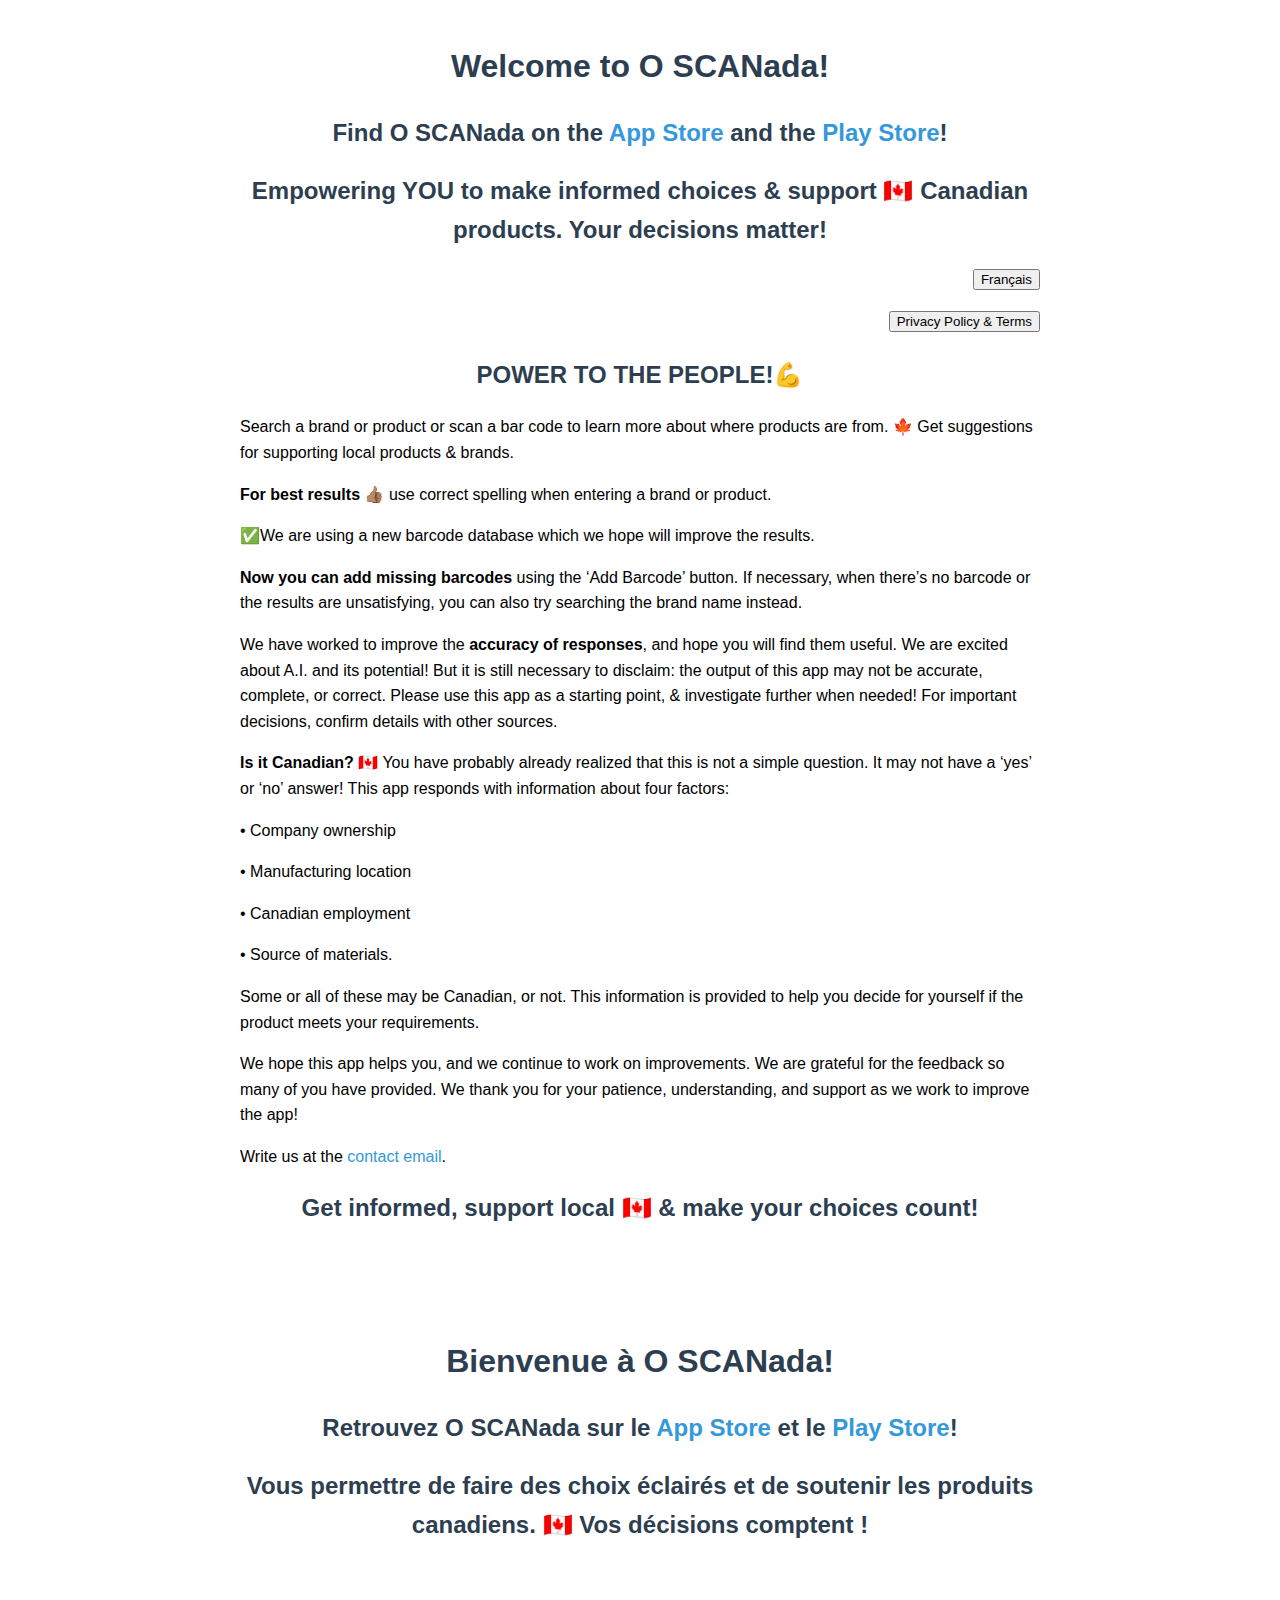
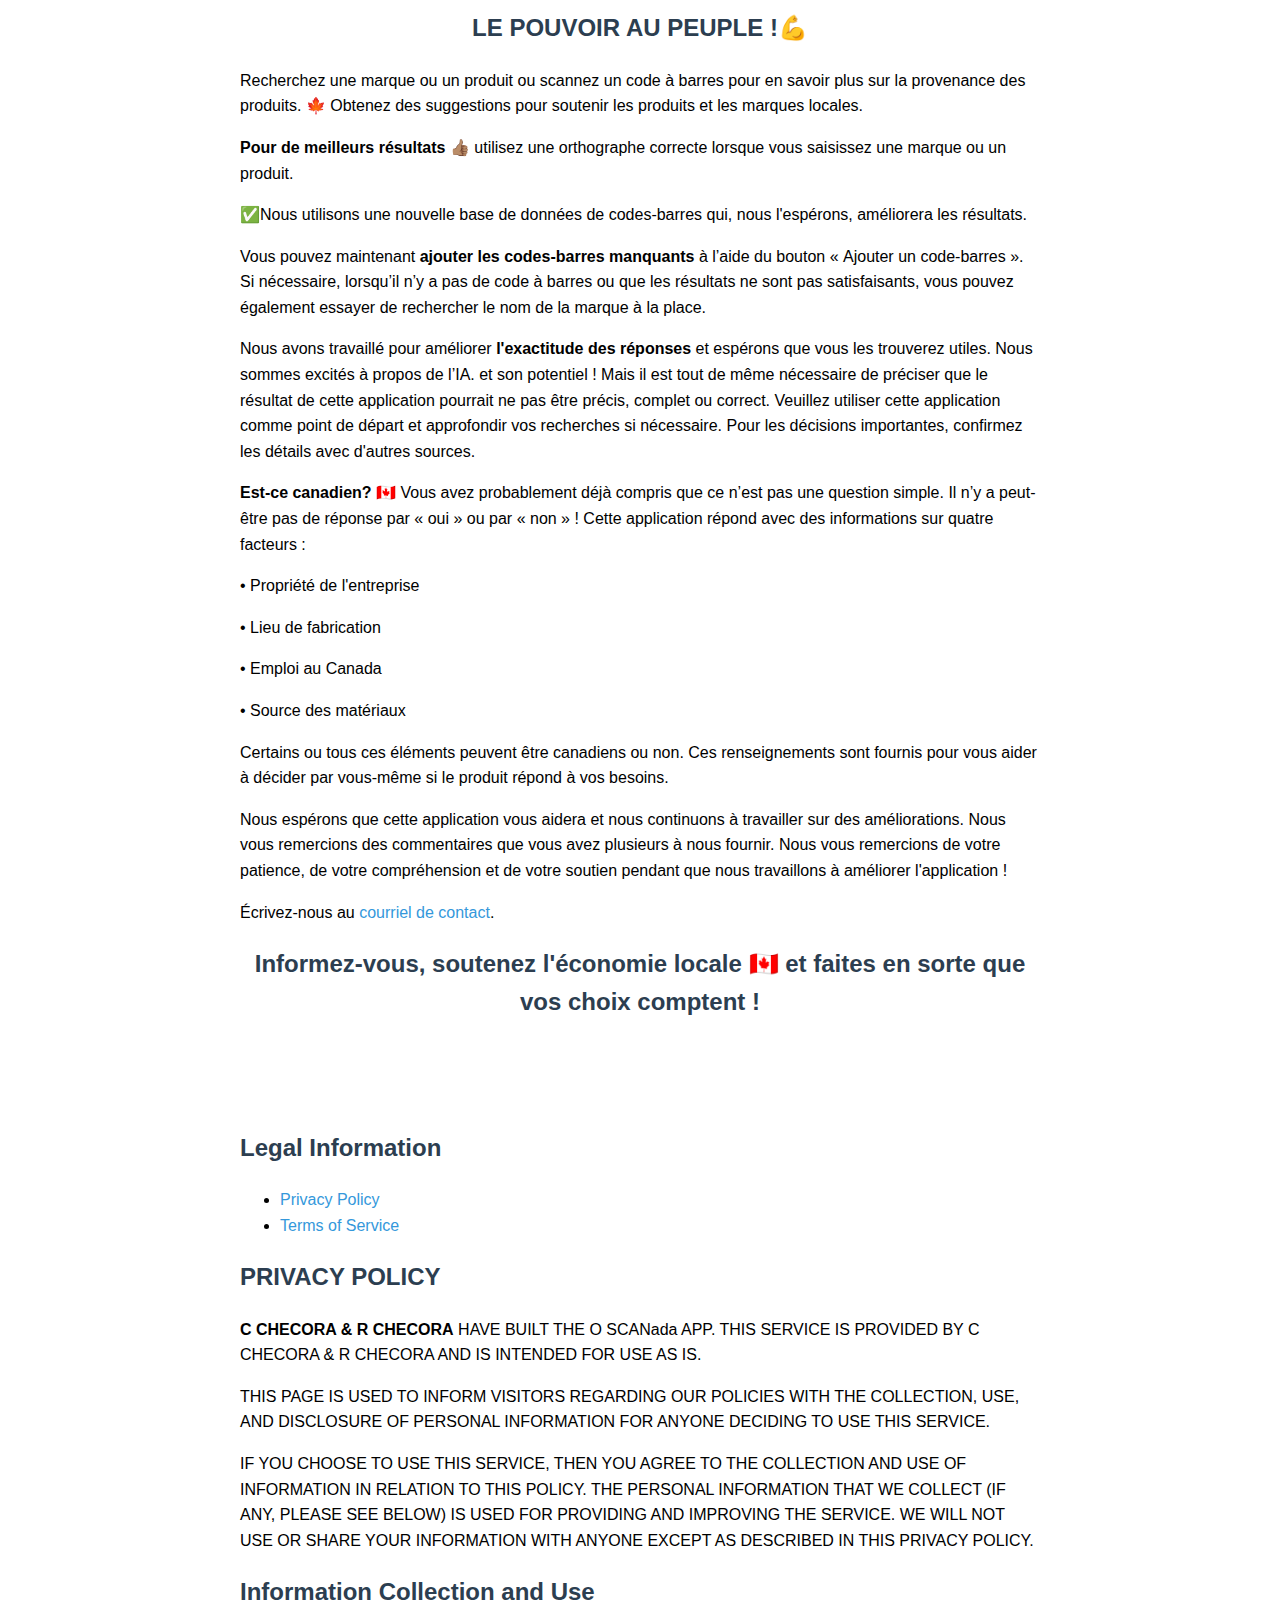
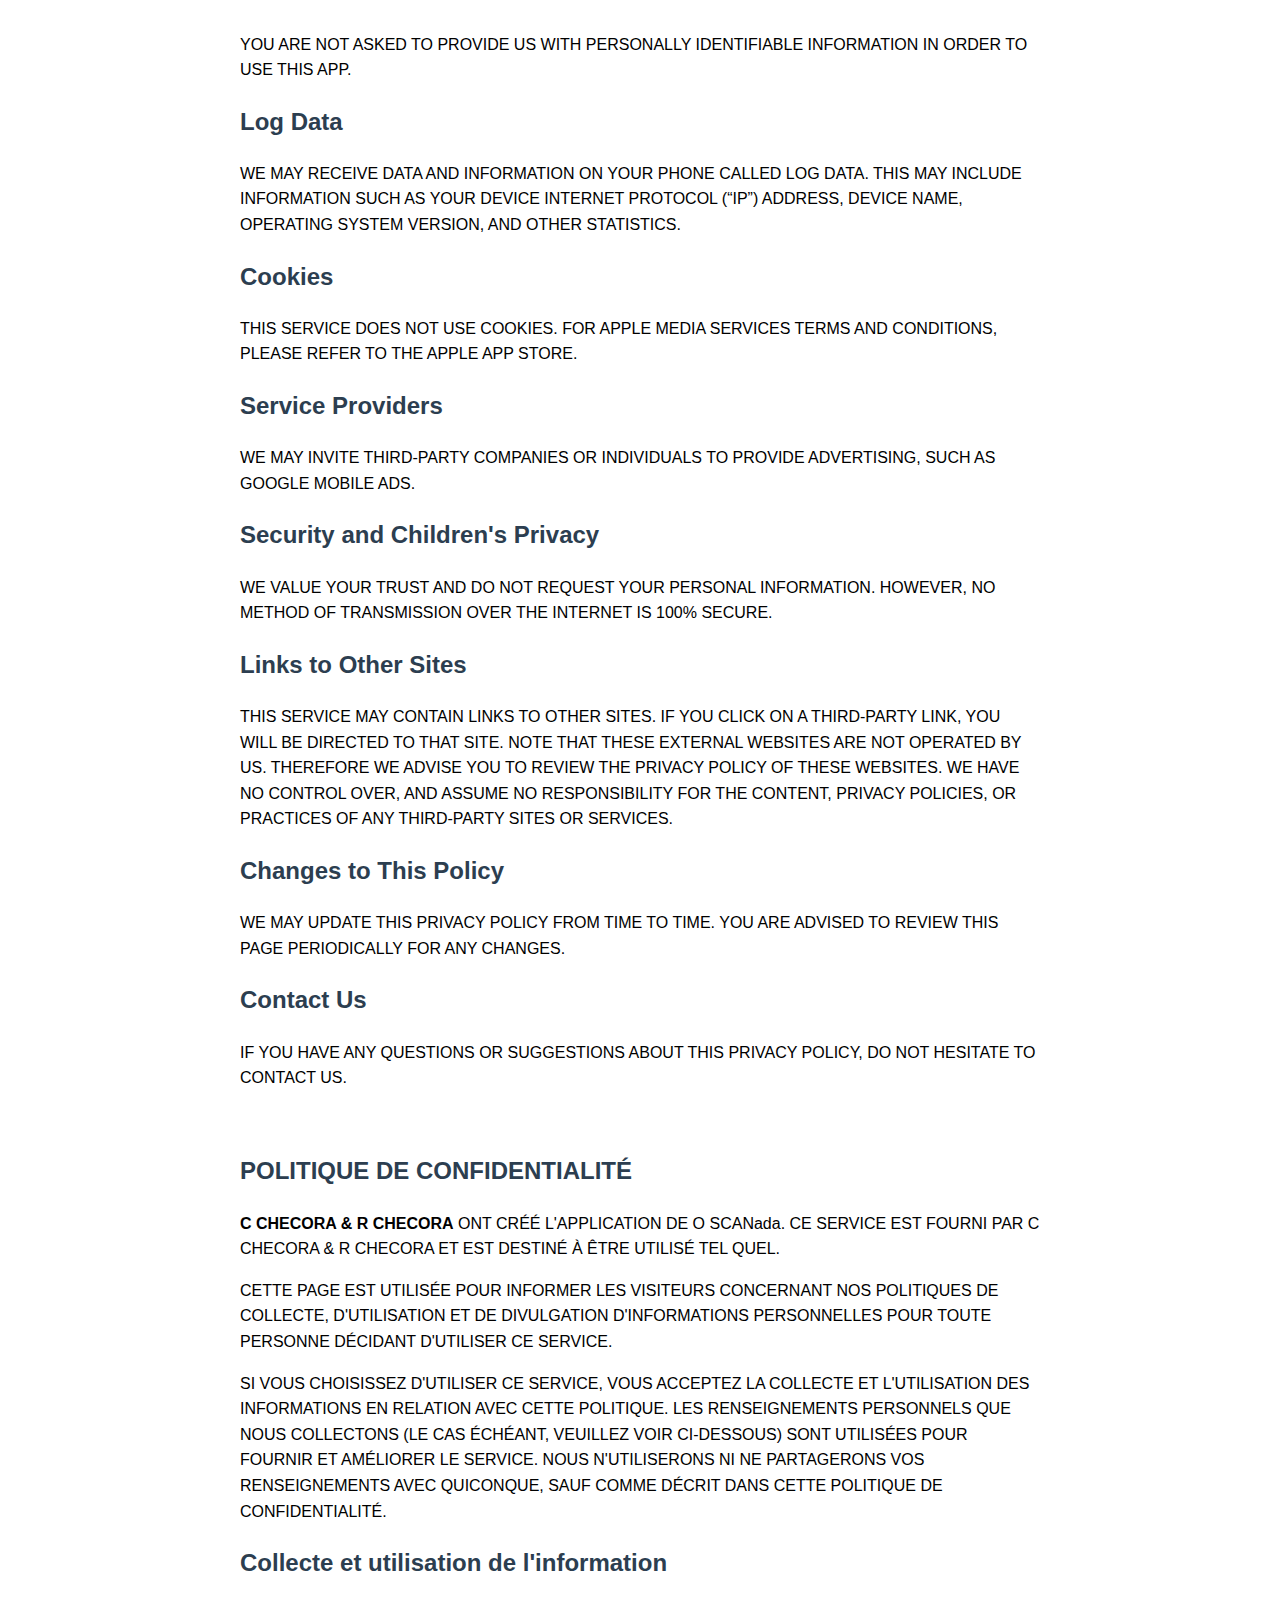
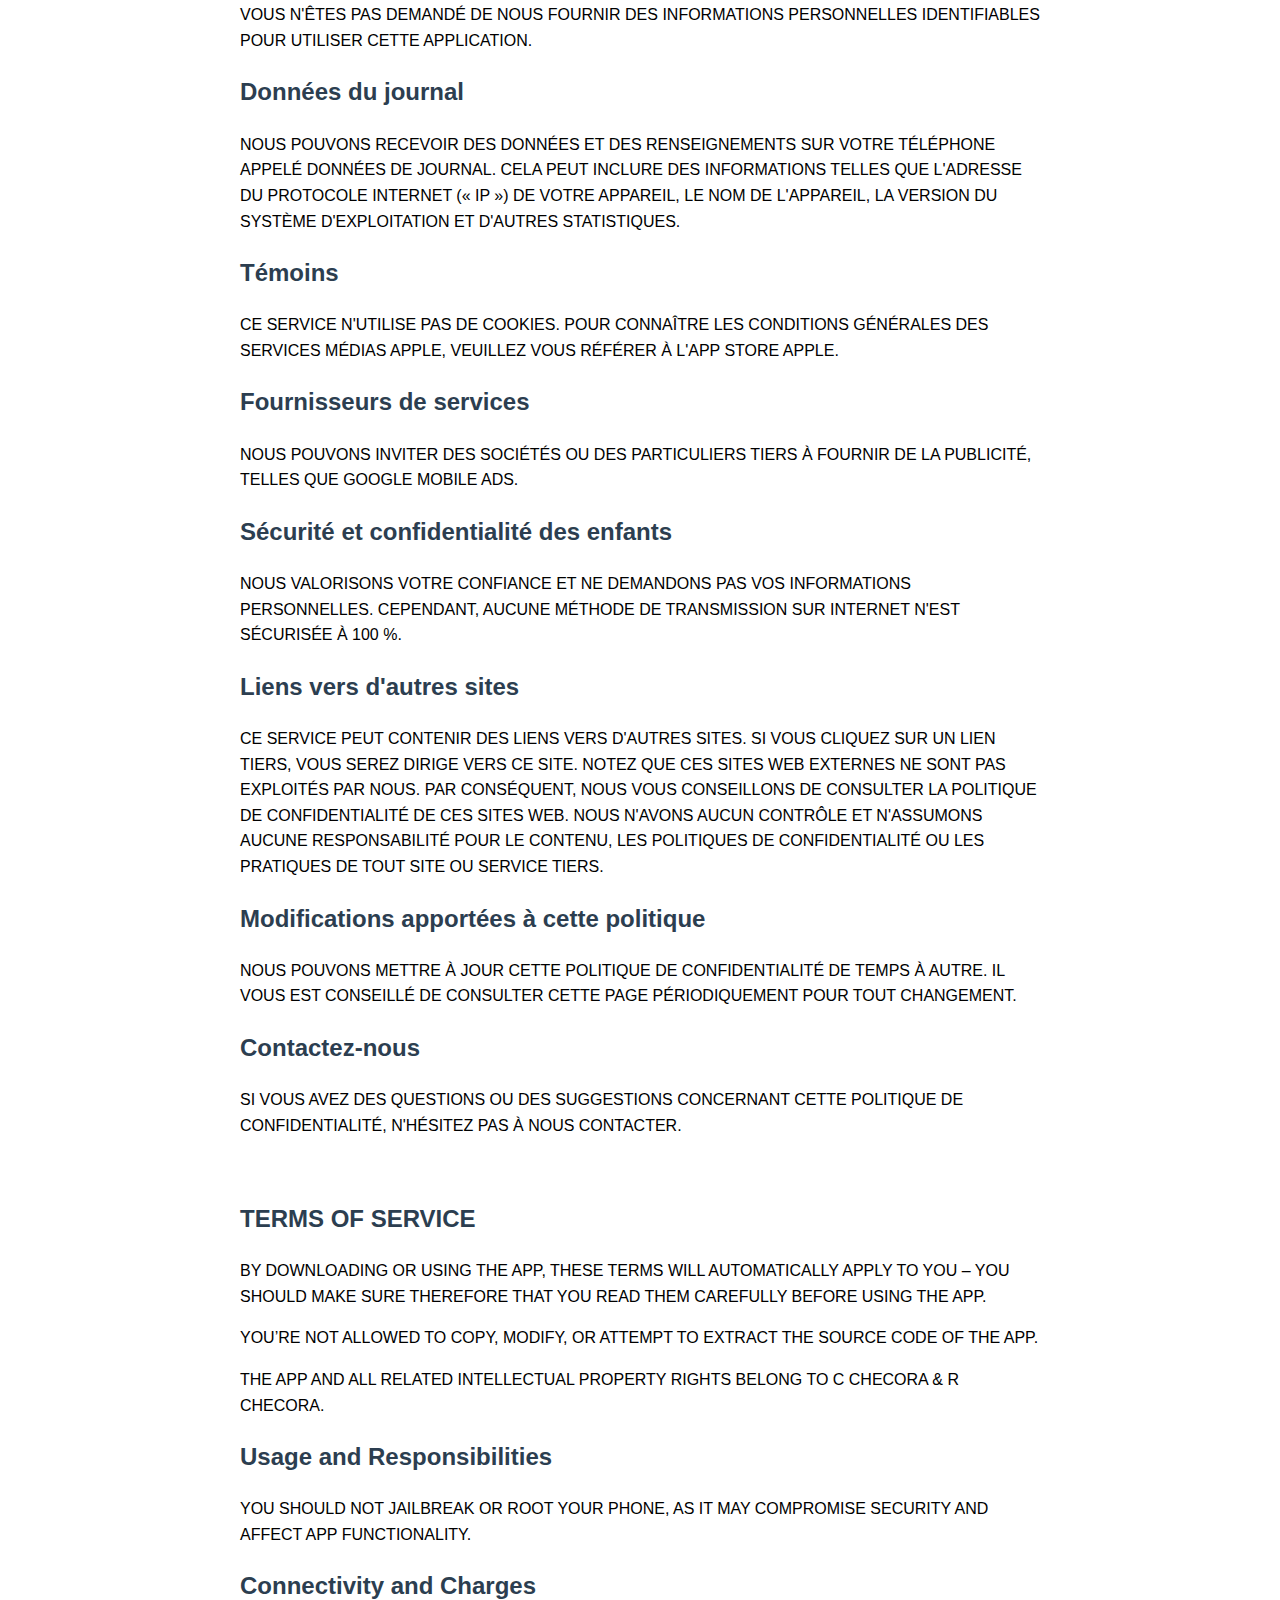
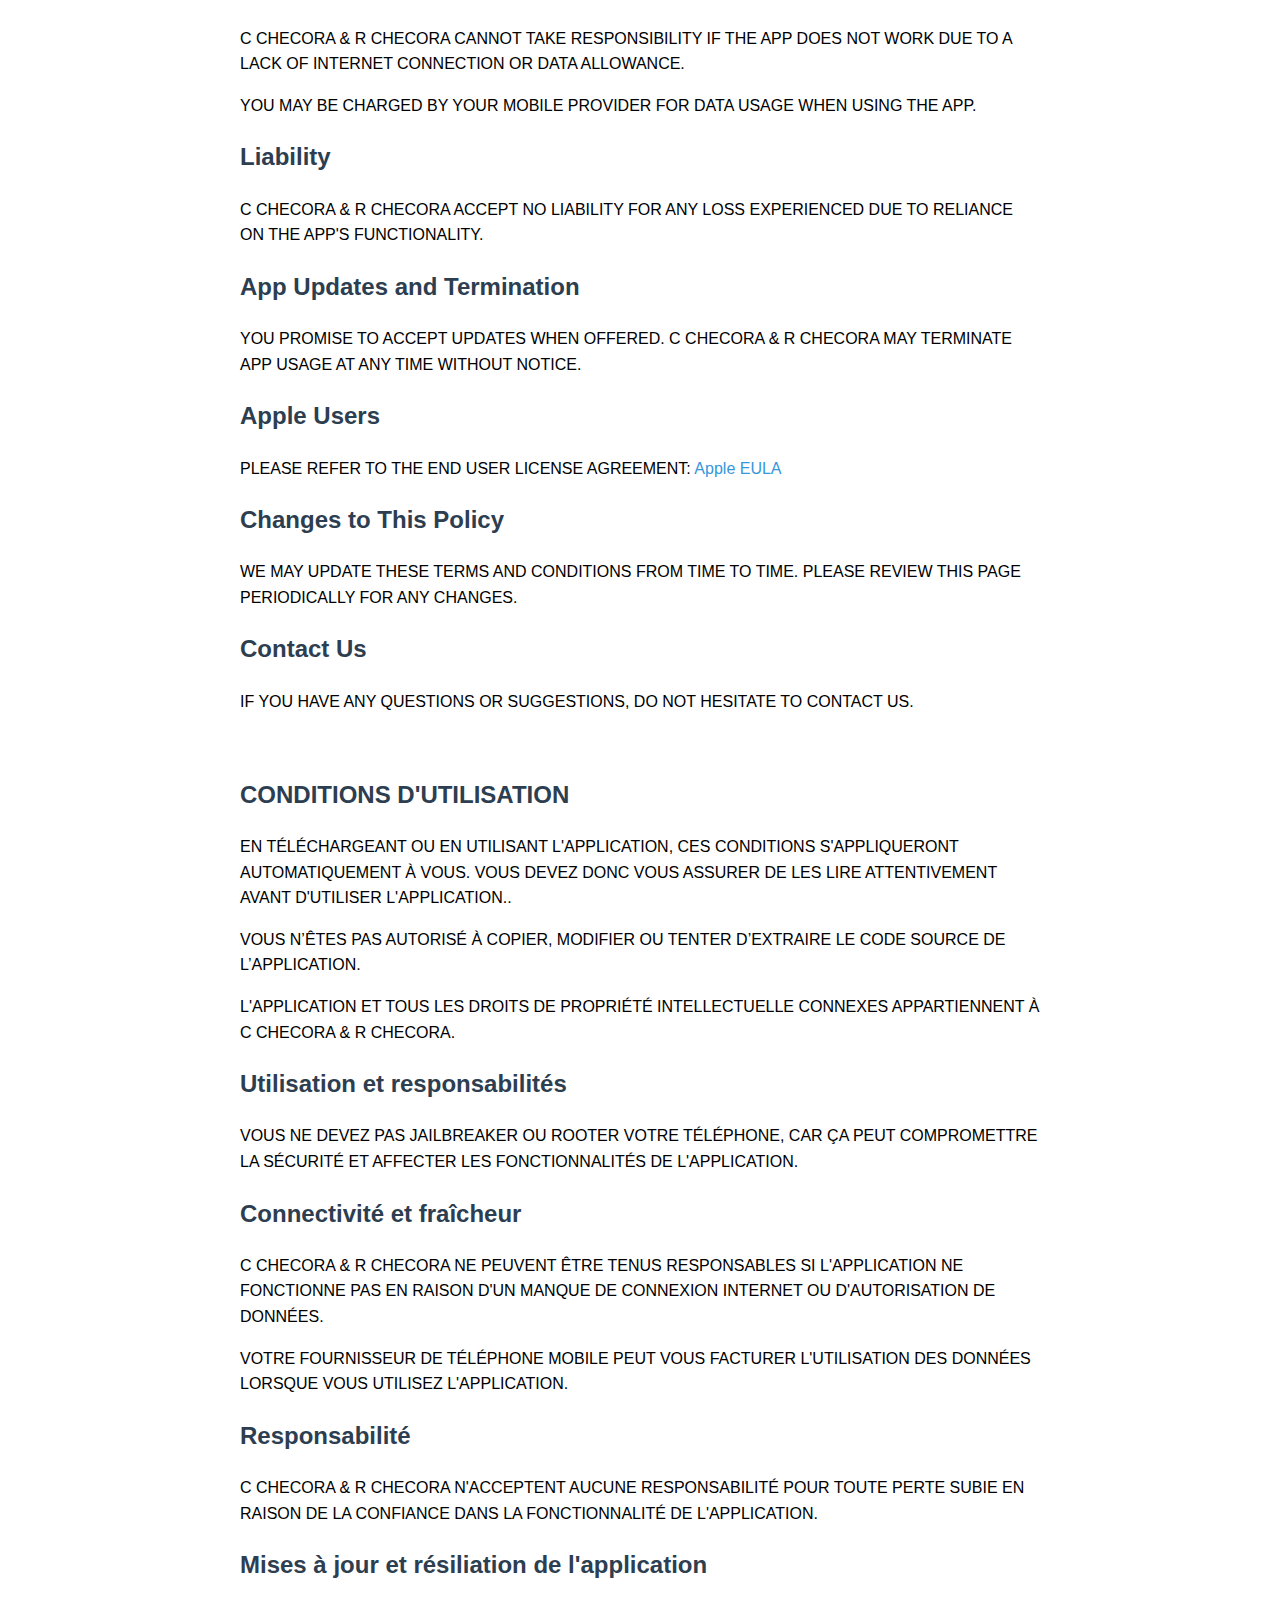
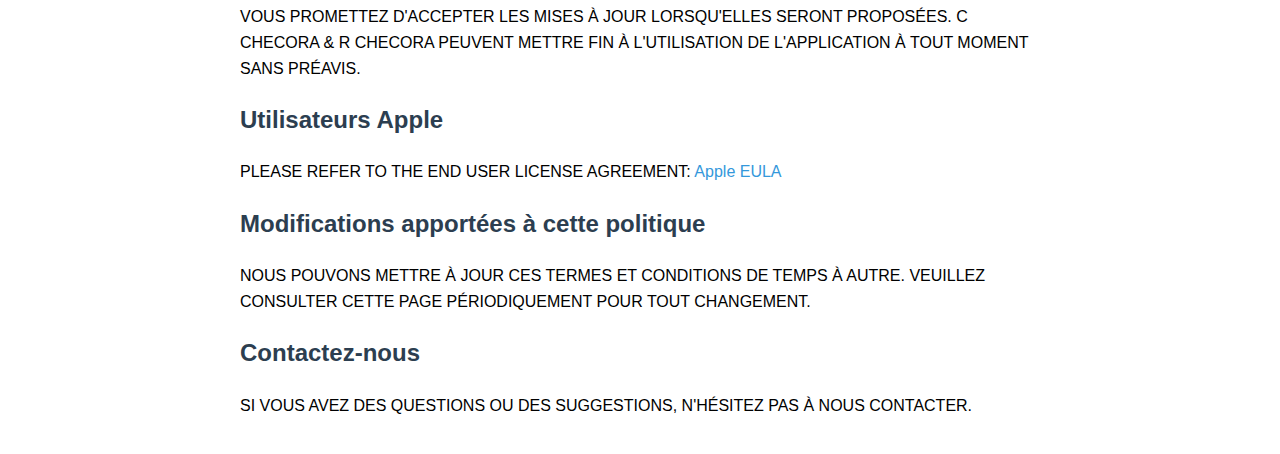
<file: index.html>
<!DOCTYPE html>
<html lang="en">
<head>
    <meta charset="UTF-8">
    <meta name="viewport" content="width=device-width, initial-scale=1.0">
    <title>O SCANada - Empowering Choices</title>
    <style>
        body {
            font-family: Arial, sans-serif;
            line-height: 1.6;
            margin: 20px;
            padding: 20px;
            max-width: 800px;
            margin: auto;
        }
        h1, h2, h3 {
            color: #2c3e50;
        }
        a {
            color: #3498db;
            text-decoration: none;
        }
        a:hover {
            text-decoration: underline;
        }
    </style>
</head>
<body>
    <h1 style="text-align: center;">Welcome to O SCANada!</h1>
    <h2 style="text-align: center;">Find O SCANada on the <a href="https://apps.apple.com/ca/app/o-scanada/id6741120187" target="_blank">App Store</a> and the <a href="https://play.google.com/store/apps/details?id=com.maple.made_in_canada&hl=en" target="_blank">Play Store</a>!</h2>
    <h2 style="text-align: center;">Empowering YOU to make informed choices & support 🇨🇦 Canadian products. Your decisions matter!</h2>
     <p><button onclick="location.href='#french'" style="float: right;">Français</button></p>
<br>
<p><button onclick="location.href='#privacy-policy'" style="float: right;">Privacy Policy & Terms</button></p><br>
    
    <h2 style="text-align: center;">POWER TO THE PEOPLE!💪</h2>
    <p>Search a brand or product or scan a bar code to learn more about where products are from. 🍁 Get suggestions for supporting local products & brands.</p>
    <p><strong>For best results </strong> 👍🏽 use correct spelling when entering a brand or product.</p>
    <p>✅We are using a new barcode database which we hope will improve the results.</p>
    <p> <strong> Now you can add missing barcodes</strong> using the ‘Add Barcode’ button. If necessary, when there’s no barcode or the results are unsatisfying, you can also try searching the brand name instead.
</p>
    <p>We have worked to improve the <strong>accuracy of responses</strong>, and hope you will find them useful. We are excited about A.I. and its potential! But it is still necessary to disclaim: the output of this app may not be accurate, complete, or correct. Please use this app as a starting point, & investigate further when needed! For important decisions, confirm details with other sources.</p>
    <p><strong>Is it Canadian?</strong> 🇨🇦 You have probably already realized that this is not a simple question. It may not have a ‘yes’ or ‘no’ answer! This app responds with information about four factors:
</p>
    <p>• Company ownership
</p>
    <p>• Manufacturing location
</p>
    <p>• Canadian employment
</p>
    <p>• Source of materials. 
</p>
    <p>Some or all of these may be Canadian, or not. This information is provided to help you decide for yourself if the product meets your requirements.</p>
    <p>We hope this app helps you, and we continue to work on improvements. We are grateful for the feedback so many of you have provided. We thank you for your patience, understanding, and support as we work to improve the app!
</p>
    <p>Write us at the <a href="mailto:oscanada.app@gmail.com?subject=O%20SCANada Web Enquiry&body=Hello,">contact email</a>.</p>
    
    <h2 style="text-align: center;">Get informed, support local 🇨🇦 & make your choices count!</h2>
    <p>&nbsp;</p>
    <p>&nbsp;</p>
    <h1 id="french" style="text-align: center;">Bienvenue à O SCANada!</h1>
    <h2 style="text-align: center;">Retrouvez O SCANada sur le <a href="https://apps.apple.com/ca/app/o-scanada/id6741120187" target="_blank">App Store</a> et le <a href="https://play.google.com/store/apps/details?id=com.maple.made_in_canada&hl=en" target="_blank">Play Store</a>!</h2>
    <h2 style="text-align: center;">Vous permettre de faire des choix éclairés et de soutenir les produits canadiens. 🇨🇦 Vos décisions comptent !</h2>
      <p>&nbsp;</p>
    <h2 style="text-align: center;">LE POUVOIR AU PEUPLE !💪</h2>
    <p>Recherchez une marque ou un produit ou scannez un code à barres pour en savoir plus sur la provenance des produits. 🍁 Obtenez des suggestions pour soutenir les produits et les marques locales.</p>
    <p><strong>Pour de meilleurs résultats</strong> 👍🏽 utilisez une orthographe correcte lorsque vous saisissez une marque ou un produit.</p>
    <p>✅Nous utilisons une nouvelle base de données de codes-barres qui, nous l'espérons, améliorera les résultats. </p>
    <p> Vous pouvez maintenant<strong> ajouter les codes-barres manquants</strong> à l’aide du bouton « Ajouter un code-barres ». Si nécessaire, lorsqu’il n’y a pas de code à barres ou que les résultats ne sont pas satisfaisants, vous pouvez également essayer de rechercher le nom de la marque à la place.
</p>
    <p>Nous avons travaillé pour améliorer <strong>l'exactitude des réponses</strong> et espérons que vous les trouverez utiles. Nous sommes excités à propos de l’IA. et son potentiel ! Mais il est tout de même nécessaire de préciser que le résultat de cette application pourrait ne pas être précis, complet ou correct. Veuillez utiliser cette application comme point de départ et approfondir vos recherches si nécessaire. Pour les décisions importantes, confirmez les détails avec d'autres sources.</p>
    <p><strong>Est-ce canadien?</strong> 🇨🇦 Vous avez probablement déjà compris que ce n’est pas une question simple. Il n’y a peut-être pas de réponse par « oui » ou par « non » ! Cette application répond avec des informations sur quatre facteurs : </p>
    <p>• Propriété de l'entreprise
</p>
    <p>• Lieu de fabrication
</p>
    <p>• Emploi au Canada
</p>
    <p>• Source des matériaux
</p>
    <p>Certains ou tous ces éléments peuvent être canadiens ou non. Ces renseignements sont fournis pour vous aider à décider par vous-même si le produit répond à vos besoins.</p>
    <p>Nous espérons que cette application vous aidera et nous continuons à travailler sur des améliorations. Nous vous remercions des commentaires que vous avez plusieurs à nous fournir. Nous vous remercions de votre patience, de votre compréhension et de votre soutien pendant que nous travaillons à améliorer l'application !
</p>
    <p>Écrivez-nous au <a href="mailto:oscanada.app@gmail.com?subject=O%20SCANada Web Enquiry&body=Bonjour,">courriel de contact</a>.</p>
    
    <h2 style="text-align: center;">Informez-vous, soutenez l'économie locale 🇨🇦 et faites en sorte que vos choix comptent !</h2>
    
    <p>&nbsp;</p>
    <p>&nbsp;</p>
    <h2>Legal Information</h2>
    <ul>
        <li><a href="#privacy-policy">Privacy Policy</a></li>
        <li><a href="#terms-of-service">Terms of Service</a></li>
    </ul>
    
    <h2 id="privacy-policy">PRIVACY POLICY</h2>
        <p><strong>C CHECORA & R CHECORA</strong> HAVE BUILT THE O SCANada APP. THIS SERVICE IS PROVIDED BY C CHECORA & R CHECORA AND IS INTENDED FOR USE AS IS.</p>
        <p>THIS PAGE IS USED TO INFORM VISITORS REGARDING OUR POLICIES WITH THE COLLECTION, USE, AND DISCLOSURE OF PERSONAL INFORMATION FOR ANYONE DECIDING TO USE THIS SERVICE.</p>
        <p>IF YOU CHOOSE TO USE THIS SERVICE, THEN YOU AGREE TO THE COLLECTION AND USE OF INFORMATION IN RELATION TO THIS POLICY. THE PERSONAL INFORMATION THAT WE COLLECT (IF ANY, PLEASE SEE BELOW) IS USED FOR PROVIDING AND IMPROVING THE SERVICE. WE WILL NOT USE OR SHARE YOUR INFORMATION WITH ANYONE EXCEPT AS DESCRIBED IN THIS PRIVACY POLICY.</p>
        <h2>Information Collection and Use</h2>
        <p>YOU ARE NOT ASKED TO PROVIDE US WITH PERSONALLY IDENTIFIABLE INFORMATION IN ORDER TO USE THIS APP.</p>
        <h2>Log Data</h2>
        <p>WE MAY RECEIVE DATA AND INFORMATION ON YOUR PHONE CALLED LOG DATA. THIS MAY INCLUDE INFORMATION SUCH AS YOUR DEVICE INTERNET PROTOCOL (“IP”) ADDRESS, DEVICE NAME, OPERATING SYSTEM VERSION, AND OTHER STATISTICS.</p>
        <h2>Cookies</h2>
        <p>THIS SERVICE DOES NOT USE COOKIES. FOR APPLE MEDIA SERVICES TERMS AND CONDITIONS, PLEASE REFER TO THE APPLE APP STORE.</p>
        <h2>Service Providers</h2>
        <p>WE MAY INVITE THIRD-PARTY COMPANIES OR INDIVIDUALS TO PROVIDE ADVERTISING, SUCH AS GOOGLE MOBILE ADS.</p>
        <h2>Security and Children's Privacy</h2>
        <p>WE VALUE YOUR TRUST AND DO NOT REQUEST YOUR PERSONAL INFORMATION. HOWEVER, NO METHOD OF TRANSMISSION OVER THE INTERNET IS 100% SECURE.</p>
        <h2>Links to Other Sites</h2>
        <p>THIS SERVICE MAY CONTAIN LINKS TO OTHER SITES. IF YOU CLICK ON A THIRD-PARTY LINK, YOU WILL BE DIRECTED TO THAT SITE. NOTE THAT THESE EXTERNAL WEBSITES ARE NOT OPERATED BY US. THEREFORE WE ADVISE YOU TO REVIEW THE PRIVACY POLICY OF THESE WEBSITES.  WE HAVE NO CONTROL OVER, AND ASSUME NO RESPONSIBILITY FOR THE CONTENT, PRIVACY POLICIES, OR PRACTICES OF ANY THIRD-PARTY SITES OR SERVICES.</p>
        <h2>Changes to This Policy</h2>
        <p>WE MAY UPDATE THIS PRIVACY POLICY FROM TIME TO TIME. YOU ARE ADVISED TO REVIEW THIS PAGE PERIODICALLY FOR ANY CHANGES.</p>
        <h2>Contact Us</h2>
        <p>IF YOU HAVE ANY QUESTIONS OR SUGGESTIONS ABOUT THIS PRIVACY POLICY, DO NOT HESITATE TO CONTACT US.</p>

    <p>&nbsp;</p>
    <h2 id="privacy-policy-FR">POLITIQUE DE CONFIDENTIALITÉ</h2>
        <p><strong>C CHECORA & R CHECORA</strong> ONT CRÉÉ L'APPLICATION DE O SCANada. CE SERVICE EST FOURNI PAR C CHECORA & R CHECORA ET EST DESTINÉ À ÊTRE UTILISÉ TEL QUEL.</p>
        <p>CETTE PAGE EST UTILISÉE POUR INFORMER LES VISITEURS CONCERNANT NOS POLITIQUES DE COLLECTE, D'UTILISATION ET DE DIVULGATION D'INFORMATIONS PERSONNELLES POUR TOUTE PERSONNE DÉCIDANT D'UTILISER CE SERVICE.</p>
        <p>SI VOUS CHOISISSEZ D'UTILISER CE SERVICE, VOUS ACCEPTEZ LA COLLECTE ET L'UTILISATION DES INFORMATIONS EN RELATION AVEC CETTE POLITIQUE. LES RENSEIGNEMENTS PERSONNELS QUE NOUS COLLECTONS (LE CAS ÉCHÉANT, VEUILLEZ VOIR CI-DESSOUS) SONT UTILISÉES POUR FOURNIR ET AMÉLIORER LE SERVICE. NOUS N'UTILISERONS NI NE PARTAGERONS VOS RENSEIGNEMENTS AVEC QUICONQUE, SAUF COMME DÉCRIT DANS CETTE POLITIQUE DE CONFIDENTIALITÉ.</p>
        <h2>Collecte et utilisation de l'information</h2>
        <p>VOUS N'ÊTES PAS DEMANDÉ DE NOUS FOURNIR DES INFORMATIONS PERSONNELLES IDENTIFIABLES POUR UTILISER CETTE APPLICATION.</p>
        <h2>Données du journal</h2>
        <p>NOUS POUVONS RECEVOIR DES DONNÉES ET DES RENSEIGNEMENTS SUR VOTRE TÉLÉPHONE APPELÉ DONNÉES DE JOURNAL. CELA PEUT INCLURE DES INFORMATIONS TELLES QUE L'ADRESSE DU PROTOCOLE INTERNET (« IP ») DE VOTRE APPAREIL, LE NOM DE L'APPAREIL, LA VERSION DU SYSTÈME D'EXPLOITATION ET D'AUTRES STATISTIQUES.</p>
        <h2>Témoins</h2>
        <p>CE SERVICE N'UTILISE PAS DE COOKIES. POUR CONNAÎTRE LES CONDITIONS GÉNÉRALES DES SERVICES MÉDIAS APPLE, VEUILLEZ VOUS RÉFÉRER À L'APP STORE APPLE.</p>
        <h2>Fournisseurs de services</h2>
        <p>NOUS POUVONS INVITER DES SOCIÉTÉS OU DES PARTICULIERS TIERS À FOURNIR DE LA PUBLICITÉ, TELLES QUE GOOGLE MOBILE ADS.</p>
        <h2>Sécurité et confidentialité des enfants</h2>
        <p>NOUS VALORISONS VOTRE CONFIANCE ET NE DEMANDONS PAS VOS INFORMATIONS PERSONNELLES. CEPENDANT, AUCUNE MÉTHODE DE TRANSMISSION SUR INTERNET N'EST SÉCURISÉE À 100 %.</p>
        <h2>Liens vers d'autres sites</h2>
        <p>CE SERVICE PEUT CONTENIR DES LIENS VERS D'AUTRES SITES. SI VOUS CLIQUEZ SUR UN LIEN TIERS, VOUS SEREZ DIRIGE VERS CE SITE. NOTEZ QUE CES SITES WEB EXTERNES NE SONT PAS EXPLOITÉS PAR NOUS. PAR CONSÉQUENT, NOUS VOUS CONSEILLONS DE CONSULTER LA POLITIQUE DE CONFIDENTIALITÉ DE CES SITES WEB. NOUS N'AVONS AUCUN CONTRÔLE ET N'ASSUMONS AUCUNE RESPONSABILITÉ POUR LE CONTENU, LES POLITIQUES DE CONFIDENTIALITÉ OU LES PRATIQUES DE TOUT SITE OU SERVICE TIERS.</p>
        <h2>Modifications apportées à cette politique</h2>
        <p>NOUS POUVONS METTRE À JOUR CETTE POLITIQUE DE CONFIDENTIALITÉ DE TEMPS À AUTRE. IL VOUS EST CONSEILLÉ DE CONSULTER CETTE PAGE PÉRIODIQUEMENT POUR TOUT CHANGEMENT.</p>
        <h2>Contactez-nous</h2>
        <p>SI VOUS AVEZ DES QUESTIONS OU DES SUGGESTIONS CONCERNANT CETTE POLITIQUE DE CONFIDENTIALITÉ, N'HÉSITEZ PAS À NOUS CONTACTER.</p>
    <p>&nbsp;</p>
    <h2 id="terms-of-service">TERMS OF SERVICE</h2>
        <p>BY DOWNLOADING OR USING THE APP, THESE TERMS WILL AUTOMATICALLY APPLY TO YOU – YOU SHOULD MAKE SURE THEREFORE THAT YOU READ THEM CAREFULLY BEFORE USING THE APP.</p>
        <p>YOU’RE NOT ALLOWED TO COPY, MODIFY, OR ATTEMPT TO EXTRACT THE SOURCE CODE OF THE APP.</p>
        <p>THE APP AND ALL RELATED INTELLECTUAL PROPERTY RIGHTS BELONG TO C CHECORA & R CHECORA.</p>
        <h2>Usage and Responsibilities</h2>
        <p>YOU SHOULD NOT JAILBREAK OR ROOT YOUR PHONE, AS IT MAY COMPROMISE SECURITY AND AFFECT APP FUNCTIONALITY.</p>
        <h2>Connectivity and Charges</h2>
        <p>C CHECORA & R CHECORA CANNOT TAKE RESPONSIBILITY IF THE APP DOES NOT WORK DUE TO A LACK OF INTERNET CONNECTION OR DATA ALLOWANCE.</p>
        <p>YOU MAY BE CHARGED BY YOUR MOBILE PROVIDER FOR DATA USAGE WHEN USING THE APP.</p>
        <h2>Liability</h2>
        <p>C CHECORA & R CHECORA ACCEPT NO LIABILITY FOR ANY LOSS EXPERIENCED DUE TO RELIANCE ON THE APP'S FUNCTIONALITY.</p>
        <h2>App Updates and Termination</h2> 
        <p>YOU PROMISE TO ACCEPT UPDATES WHEN OFFERED. C CHECORA & R CHECORA MAY TERMINATE APP USAGE AT ANY TIME WITHOUT NOTICE.</p>
        <h2>Apple Users</h2>
        <p>PLEASE REFER TO THE END USER LICENSE AGREEMENT: <a href="https://www.apple.com/legal/internet-services/itunes/dev/stdeula/" target="_blank">Apple EULA</a></p>
        <h2>Changes to This Policy</h2>
        <p>WE MAY UPDATE THESE TERMS AND CONDITIONS FROM TIME TO TIME. PLEASE REVIEW THIS PAGE PERIODICALLY FOR ANY CHANGES.</p>
        <h2>Contact Us</h2>
        <p>IF YOU HAVE ANY QUESTIONS OR SUGGESTIONS, DO NOT HESITATE TO CONTACT US.</p>
<p>&nbsp;</p>
     <h2 id="terms-of-service-FR">CONDITIONS D'UTILISATION</h2>
        <p>EN TÉLÉCHARGEANT OU EN UTILISANT L'APPLICATION, CES CONDITIONS S'APPLIQUERONT AUTOMATIQUEMENT À VOUS. VOUS DEVEZ DONC VOUS ASSURER DE LES LIRE ATTENTIVEMENT AVANT D'UTILISER L'APPLICATION..</p>
        <p>VOUS N’ÊTES PAS AUTORISÉ À COPIER, MODIFIER OU TENTER D’EXTRAIRE LE CODE SOURCE DE L’APPLICATION.</p>
        <p>L'APPLICATION ET TOUS LES DROITS DE PROPRIÉTÉ INTELLECTUELLE CONNEXES APPARTIENNENT À C CHECORA & R CHECORA.</p>
        <h2>Utilisation et responsabilités</h2>
        <p>VOUS NE DEVEZ PAS JAILBREAKER OU ROOTER VOTRE TÉLÉPHONE, CAR ÇA PEUT COMPROMETTRE LA SÉCURITÉ ET AFFECTER LES FONCTIONNALITÉS DE L'APPLICATION.</p>
        <h2>Connectivité et fraîcheur</h2>
        <p>C CHECORA & R CHECORA NE PEUVENT ÊTRE TENUS RESPONSABLES SI L'APPLICATION NE FONCTIONNE PAS EN RAISON D'UN MANQUE DE CONNEXION INTERNET OU D'AUTORISATION DE DONNÉES.</p>
        <p>VOTRE FOURNISSEUR DE TÉLÉPHONE MOBILE PEUT VOUS FACTURER L'UTILISATION DES DONNÉES LORSQUE VOUS UTILISEZ L'APPLICATION.</p>
        <h2>Responsabilité</h2>
        <p>C CHECORA & R CHECORA N'ACCEPTENT AUCUNE RESPONSABILITÉ POUR TOUTE PERTE SUBIE EN RAISON DE LA CONFIANCE DANS LA FONCTIONNALITÉ DE L'APPLICATION.</p>
        <h2>Mises à jour et résiliation de l'application</h2> 
        <p>VOUS PROMETTEZ D'ACCEPTER LES MISES À JOUR LORSQU'ELLES SERONT PROPOSÉES. C CHECORA & R CHECORA PEUVENT METTRE FIN À L'UTILISATION DE L'APPLICATION À TOUT MOMENT SANS PRÉAVIS.</p>
        <h2>Utilisateurs Apple</h2>
        <p>PLEASE REFER TO THE END USER LICENSE AGREEMENT: <a href="https://www.apple.com/legal/internet-services/itunes/dev/stdeula/" target="_blank">Apple EULA</a></p>
        <h2>Modifications apportées à cette politique</h2>
        <p>NOUS POUVONS METTRE À JOUR CES TERMES ET CONDITIONS DE TEMPS À AUTRE. VEUILLEZ CONSULTER CETTE PAGE PÉRIODIQUEMENT POUR TOUT CHANGEMENT.</p>
        <h2>Contactez-nous</h2>
        <p>SI VOUS AVEZ DES QUESTIONS OU DES SUGGESTIONS, N'HÉSITEZ PAS À NOUS CONTACTER.</p>
</body>
</html>
</file>
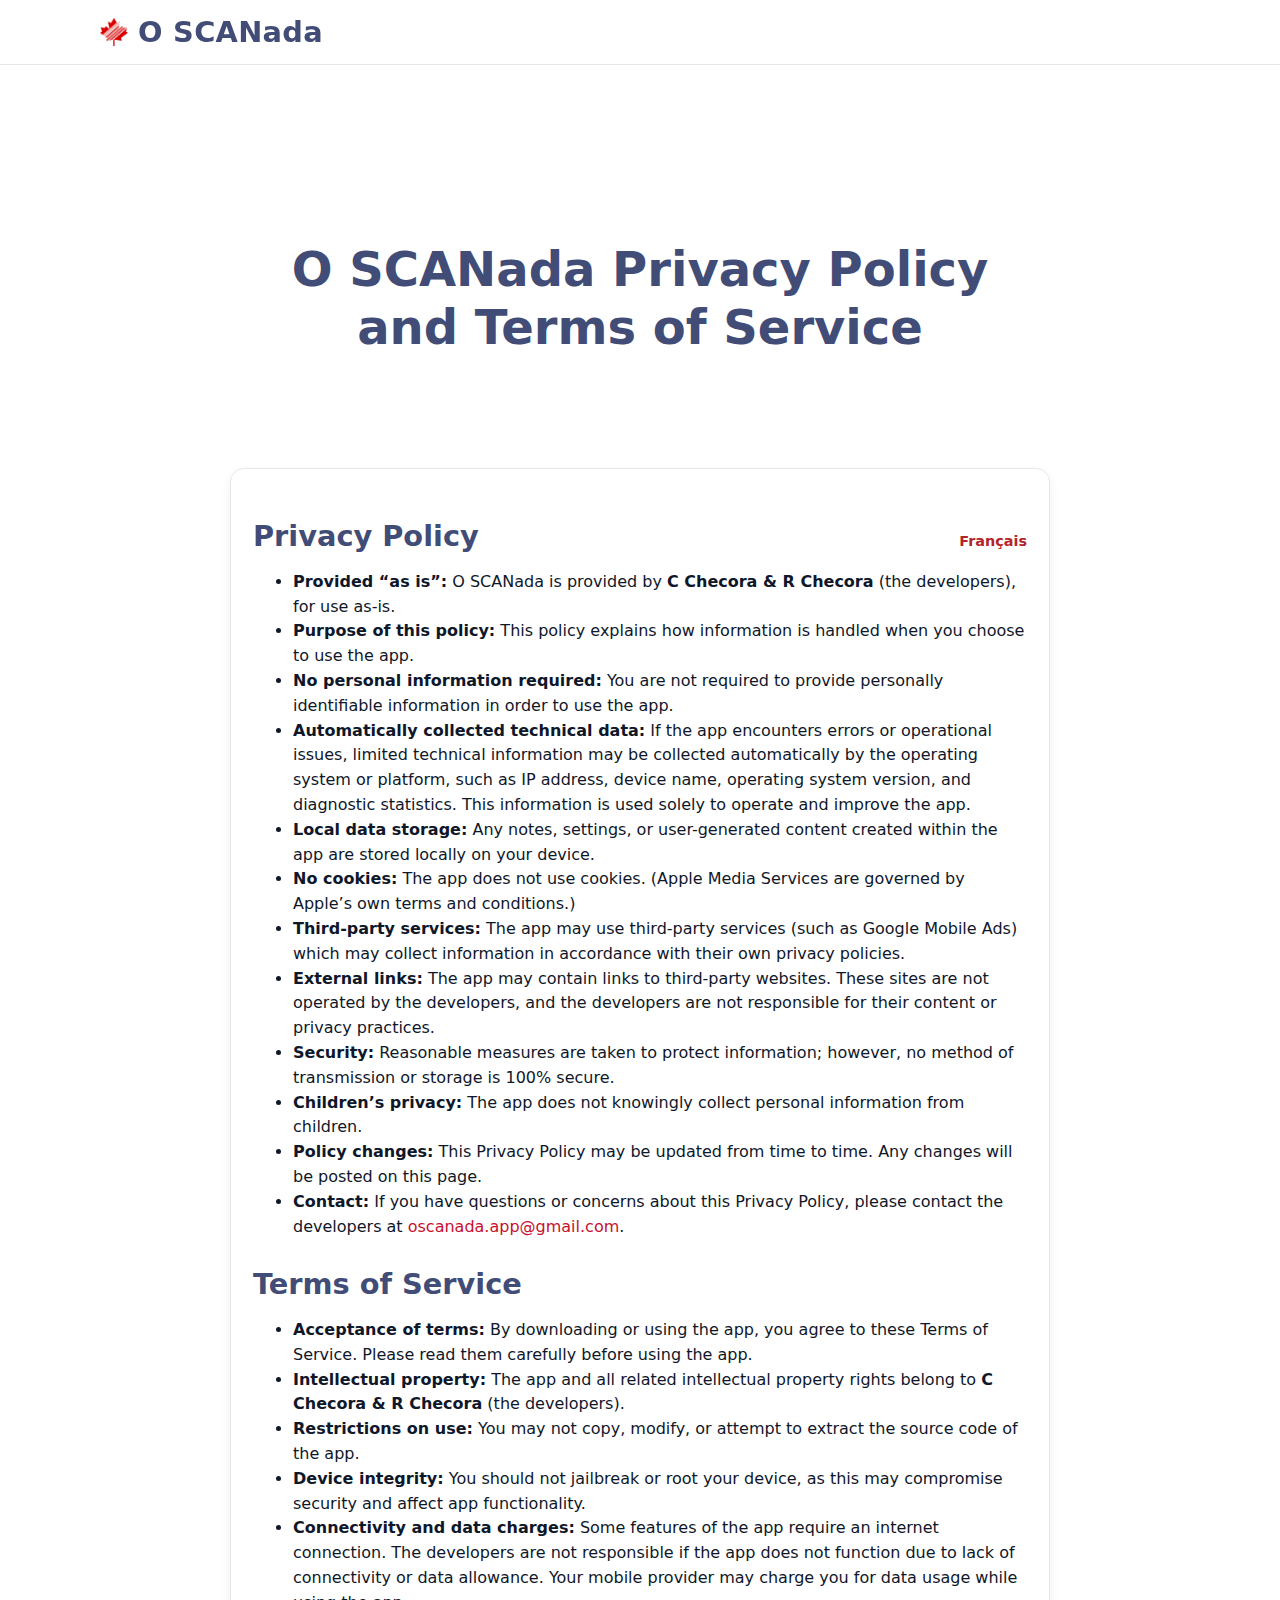
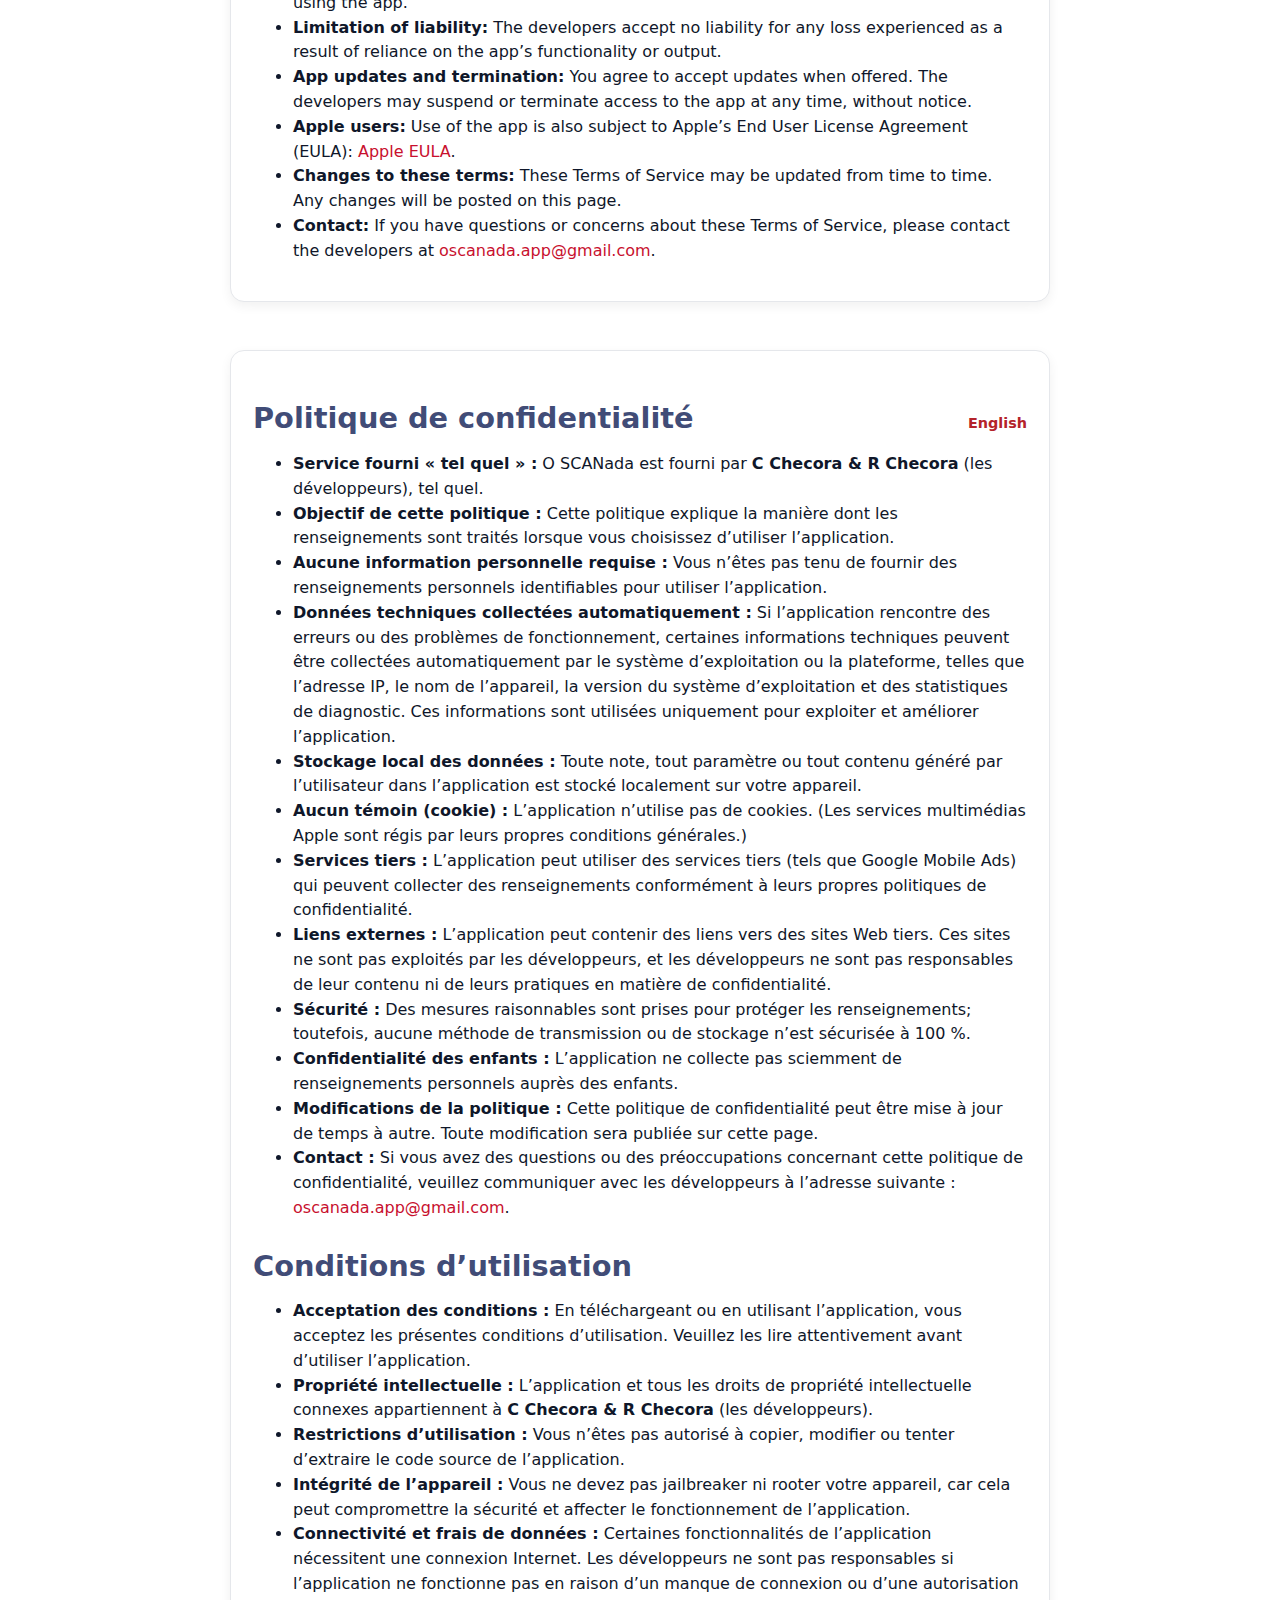
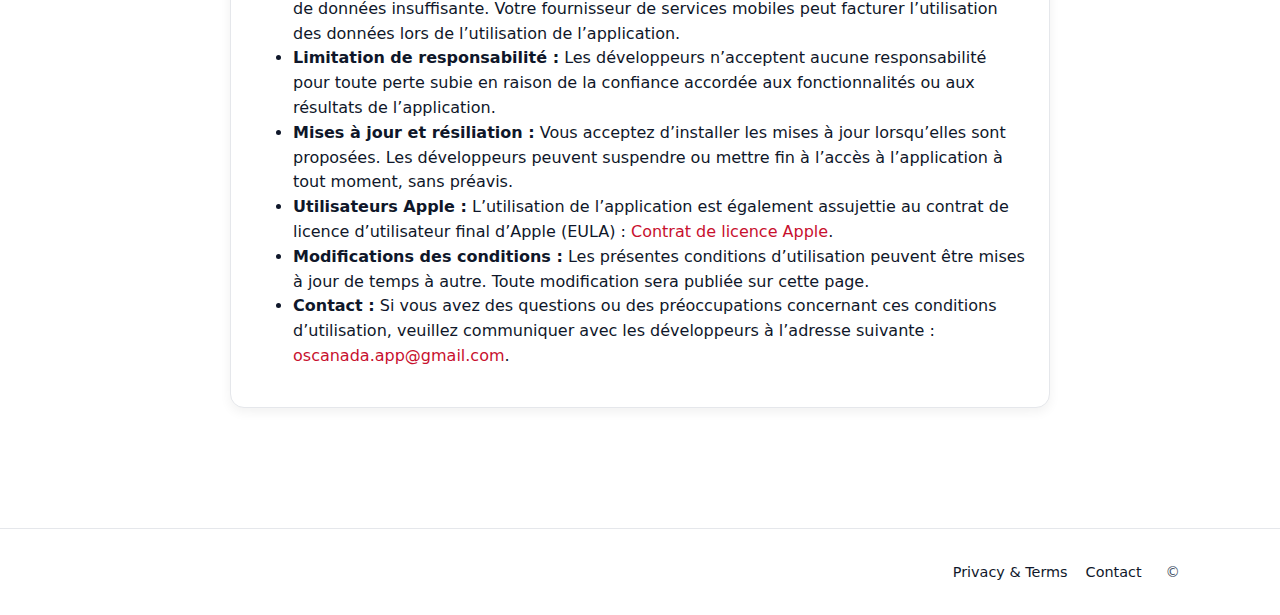
<file: privacy_terms.html>
<!DOCTYPE html>
<html lang="en">
<head>
    <meta charset="UTF-8">
    <meta name="viewport" content="width=device-width, initial-scale=1.0">
    <title>O SCANada - Buy Canadian</title>
   <link rel="stylesheet" href="css/style.css">
    <link rel="icon" type="image/png" sizes="32x32" href="assets/favicon-v2.png">
    <link rel="icon" type="image/png" sizes="16x16" href="assets/favicon-v2.png">
   <link rel="apple-touch-icon" href="assets/apple-touch-icon.png">
</head>
<body>
     <!-- Top nav -->
  <header class="nav">
    <div class="container nav-inner">
      <a class="brand" href="./">
        <img src="assets/icon128x128.png" alt="" class="brand-icon">
        <span>O&nbsp;SCANada</span>
      </a>
    </div>
  </header>

 <div class="container">
    <div class="back-row">
      <a class="back-link" href="/">
    </div>
  </div>
    
   <main class="policy">
        <div class="policy-inner">
            <header class="hero">
              <div class="container hero-inner">
                 <div class="hero-copy">
                    <h1 class="hero-title">
                        O&nbsp;SCANada Privacy Policy<br>
                          and Terms of Service
                      </h1>
                    </div>
                  </div>
                </header>

  <!-- =========================
       ENGLISH CARD
  ========================== -->
  <section id="legal-en" class="card" lang="en">
    <div class="policy-section-header">
      <h2 class="policy-title" id="privacy-policy">Privacy Policy</h2>
       <a class="lang-switch" href="#legal-fr">Français</a>
      </div>
      
    <div class="policy-content">
      <ul>
        <li><strong>Provided “as is”:</strong> O SCANada is provided by <strong>C Checora &amp; R Checora</strong> (the developers), for use as-is.</li>
        <li><strong>Purpose of this policy:</strong> This policy explains how information is handled when you choose to use the app.</li>
        <li><strong>No personal information required:</strong> You are not required to provide personally identifiable information in order to use the app.</li>
        <li><strong>Automatically collected technical data:</strong> If the app encounters errors or operational issues, limited technical information may be collected automatically by the operating system or platform, such as IP address, device name, operating system version, and diagnostic statistics. This information is used solely to operate and improve the app.</li>
        <li><strong>Local data storage:</strong> Any notes, settings, or user-generated content created within the app are stored locally on your device.</li>
        <li><strong>No cookies:</strong> The app does not use cookies. (Apple Media Services are governed by Apple’s own terms and conditions.)</li>
        <li><strong>Third-party services:</strong> The app may use third-party services (such as Google Mobile Ads) which may collect information in accordance with their own privacy policies.</li>
        <li><strong>External links:</strong> The app may contain links to third-party websites. These sites are not operated by the developers, and the developers are not responsible for their content or privacy practices.</li>
        <li><strong>Security:</strong> Reasonable measures are taken to protect information; however, no method of transmission or storage is 100% secure.</li>
        <li><strong>Children’s privacy:</strong> The app does not knowingly collect personal information from children.</li>
        <li><strong>Policy changes:</strong> This Privacy Policy may be updated from time to time. Any changes will be posted on this page.</li>
        <li><strong>Contact:</strong> If you have questions or concerns about this Privacy Policy, please contact the developers at
          <a href="mailto:oscanada.app@gmail.com?subject=O%20SCANada%20Privacy%20Question">oscanada.app@gmail.com</a>.
        </li>
      </ul>
         </div>

     <div class="policy-section-header">
      <h2 class="policy-title" id="terms-of-service">Terms of Service</h2>
     </div>

      <div class="policy-content">
      <ul>
        <li><strong>Acceptance of terms:</strong> By downloading or using the app, you agree to these Terms of Service. Please read them carefully before using the app.</li>
        <li><strong>Intellectual property:</strong> The app and all related intellectual property rights belong to <strong>C Checora &amp; R Checora</strong> (the developers).</li>
        <li><strong>Restrictions on use:</strong> You may not copy, modify, or attempt to extract the source code of the app.</li>
        <li><strong>Device integrity:</strong> You should not jailbreak or root your device, as this may compromise security and affect app functionality.</li>
        <li><strong>Connectivity and data charges:</strong> Some features of the app require an internet connection. The developers are not responsible if the app does not function due to lack of connectivity or data allowance. Your mobile provider may charge you for data usage while using the app.</li>
        <li><strong>Limitation of liability:</strong> The developers accept no liability for any loss experienced as a result of reliance on the app’s functionality or output.</li>
        <li><strong>App updates and termination:</strong> You agree to accept updates when offered. The developers may suspend or terminate access to the app at any time, without notice.</li>
        <li><strong>Apple users:</strong> Use of the app is also subject to Apple’s End User License Agreement (EULA):
          <a href="https://www.apple.com/legal/internet-services/itunes/dev/stdeula/" target="_blank" rel="noopener">Apple EULA</a>.
        </li>
        <li><strong>Changes to these terms:</strong> These Terms of Service may be updated from time to time. Any changes will be posted on this page.</li>
        <li><strong>Contact:</strong> If you have questions or concerns about these Terms of Service, please contact the developers at
          <a href="mailto:oscanada.app@gmail.com?subject=O%20SCANada%20Terms%20Question">oscanada.app@gmail.com</a>.
        </li>
      </ul>
      </div>
  </section>

  <!-- =========================
       FRENCH CARD
  ========================== -->
  <section id="legal-fr" class="card" lang="fr">
  <div class="policy-section-header">
    <h2 class="policy-title" id="privacy-policy-fr">Politique de confidentialité</h2>
    <a class="lang-switch" href="#legal-en">English</a>
  </div>

    <div class="policy-content">
      <ul>
        <li><strong>Service fourni « tel quel » :</strong> O SCANada est fourni par <strong>C Checora &amp; R Checora</strong> (les développeurs), tel quel.</li>
        <li><strong>Objectif de cette politique :</strong> Cette politique explique la manière dont les renseignements sont traités lorsque vous choisissez d’utiliser l’application.</li>
        <li><strong>Aucune information personnelle requise :</strong> Vous n’êtes pas tenu de fournir des renseignements personnels identifiables pour utiliser l’application.</li>
        <li><strong>Données techniques collectées automatiquement :</strong> Si l’application rencontre des erreurs ou des problèmes de fonctionnement, certaines informations techniques peuvent être collectées automatiquement par le système d’exploitation ou la plateforme, telles que l’adresse IP, le nom de l’appareil, la version du système d’exploitation et des statistiques de diagnostic. Ces informations sont utilisées uniquement pour exploiter et améliorer l’application.</li>
        <li><strong>Stockage local des données :</strong> Toute note, tout paramètre ou tout contenu généré par l’utilisateur dans l’application est stocké localement sur votre appareil.</li>
        <li><strong>Aucun témoin (cookie) :</strong> L’application n’utilise pas de cookies. (Les services multimédias Apple sont régis par leurs propres conditions générales.)</li>
        <li><strong>Services tiers :</strong> L’application peut utiliser des services tiers (tels que Google Mobile Ads) qui peuvent collecter des renseignements conformément à leurs propres politiques de confidentialité.</li>
        <li><strong>Liens externes :</strong> L’application peut contenir des liens vers des sites Web tiers. Ces sites ne sont pas exploités par les développeurs, et les développeurs ne sont pas responsables de leur contenu ni de leurs pratiques en matière de confidentialité.</li>
        <li><strong>Sécurité :</strong> Des mesures raisonnables sont prises pour protéger les renseignements; toutefois, aucune méthode de transmission ou de stockage n’est sécurisée à 100 %.</li>
        <li><strong>Confidentialité des enfants :</strong> L’application ne collecte pas sciemment de renseignements personnels auprès des enfants.</li>
        <li><strong>Modifications de la politique :</strong> Cette politique de confidentialité peut être mise à jour de temps à autre. Toute modification sera publiée sur cette page.</li>
        <li><strong>Contact :</strong> Si vous avez des questions ou des préoccupations concernant cette politique de confidentialité, veuillez communiquer avec les développeurs à l’adresse suivante :
          <a href="mailto:oscanada.app@gmail.com?subject=O%20SCANada%20Privacy%20Question">oscanada.app@gmail.com</a>.
        </li>
      </ul>
       </div>

        <div class="policy-section-header">
        <h2 class="policy-title" id="terms-of-service-fr">Conditions d’utilisation</h2>
      </div>
    
      <div class="policy-content">
          <ul>
            <li><strong>Acceptation des conditions :</strong> En téléchargeant ou en utilisant l’application, vous acceptez les présentes conditions d’utilisation. Veuillez les lire attentivement avant d’utiliser l’application.</li>
            <li><strong>Propriété intellectuelle :</strong> L’application et tous les droits de propriété intellectuelle connexes appartiennent à <strong>C Checora &amp; R Checora</strong> (les développeurs).</li>
            <li><strong>Restrictions d’utilisation :</strong> Vous n’êtes pas autorisé à copier, modifier ou tenter d’extraire le code source de l’application.</li>
            <li><strong>Intégrité de l’appareil :</strong> Vous ne devez pas jailbreaker ni rooter votre appareil, car cela peut compromettre la sécurité et affecter le fonctionnement de l’application.</li>
            <li><strong>Connectivité et frais de données :</strong> Certaines fonctionnalités de l’application nécessitent une connexion Internet. Les développeurs ne sont pas responsables si l’application ne fonctionne pas en raison d’un manque de connexion ou d’une autorisation de données insuffisante. Votre fournisseur de services mobiles peut facturer l’utilisation des données lors de l’utilisation de l’application.</li>
            <li><strong>Limitation de responsabilité :</strong> Les développeurs n’acceptent aucune responsabilité pour toute perte subie en raison de la confiance accordée aux fonctionnalités ou aux résultats de l’application.</li>
            <li><strong>Mises à jour et résiliation :</strong> Vous acceptez d’installer les mises à jour lorsqu’elles sont proposées. Les développeurs peuvent suspendre ou mettre fin à l’accès à l’application à tout moment, sans préavis.</li>
            <li><strong>Utilisateurs Apple :</strong> L’utilisation de l’application est également assujettie au contrat de licence d’utilisateur final d’Apple (EULA) :
              <a href="https://www.apple.com/legal/internet-services/itunes/dev/stdeula/" target="_blank" rel="noopener">Contrat de licence Apple</a>.
            </li>
            <li><strong>Modifications des conditions :</strong> Les présentes conditions d’utilisation peuvent être mises à jour de temps à autre. Toute modification sera publiée sur cette page.</li>
            <li><strong>Contact :</strong> Si vous avez des questions ou des préoccupations concernant ces conditions d’utilisation, veuillez communiquer avec les développeurs à l’adresse suivante :
              <a href="mailto:oscanada.app@gmail.com?subject=O%20SCANada%20Terms%20Question">oscanada.app@gmail.com</a>.
            </li>
          </ul>
     </div>
  </section>
</div> <!-- /.policy-inner -->          
</main>

    <!-- Footer -->
 <footer class="footer">
  <div class="container footer-inner">
    <div class="footer-links" aria-label="Footer links">
      <a href="./privacy_terms.html" target="_blank" rel="noopener noreferrer">
        Privacy &amp; Terms
      </a>
      <a href="mailto:oscanada.app@gmail.com">Contact</a>
    </div>

    <div class="fine">© <span id="year"></span></div>
  </div>
</footer>
    
</body>
</html>
</file>
<file: css/style.css>
/* =========================
   Base & Variables
========================= */

:root {
  --bg: #ffffff;
  --bg-alt: #f6f7f8;
  --text: #0f172a;
  --muted: #475569;
  --border: #e5e7eb;

  --brand: #c8102e;       /* Canada red */
  --brand-soft: #fde8ec;

  --radius: 14px;
  --radius-sm: 10px;

  --shadow-sm: 0 4px 12px rgba(0,0,0,0.06);
  --shadow: 0 12px 30px rgba(0,0,0,0.08);
}

*,
*::before,
*::after {
  box-sizing: border-box;
}

img {
  max-width: 100%;
  height: auto;
  display: block;
}

html {
  scroll-behavior: smooth;
}

body {
  margin: 0;
  font-family: system-ui, -apple-system, BlinkMacSystemFont,
               "Segoe UI", Roboto, Helvetica, Arial, sans-serif;
  color: var(--text);
  background: var(--bg);
  line-height: 1.55;
}

html, body {
  overflow-x: hidden;
}

/* =========================
   Layout helpers
========================= */

.container {
  max-width: 1120px;
  margin: 0 auto;
  padding: 0 20px;
}

.section {
  padding: 72px 0;
}

.section.alt {
  background: var(--bg-alt);
}

.section.cta {
 background: #ffffff;
  color: var(--text);
  text-align: center;
  border-top: 1px solid var(--border); 
}

h1, h2, h3 {
  line-height: 1.2;
}

h1 {
  font-size: clamp(2.2rem, 4vw, 3rem);
  margin-bottom: 16px;
}

h2 {
  font-size: clamp(1.7rem, 3vw, 2.2rem);
  margin-bottom: 28px;
}

h3 {
  font-size: 1.1rem;
  margin-bottom: 8px;
}

p {
  margin: 0 0 14px;
  color: var(--muted);
}

.lead {
  font-size: 1.15rem;
  max-width: 620px;
}

.lead-list {
  list-style: none;
  padding: 0;

  display: inline-block;     /* allows centering as a block */
  text-align: left;          /* left-align bullet text */
  margin: 24px auto 0;       /* center under the title */

  font-size: 1.45rem;
  color: var(--muted);
}

.lead-list li {
  margin-bottom: 10px;
  position: relative;
  padding-left: 1.2em;
   line-height: 1.4;
}

.lead-list li::before {
  content: "•";
  position: absolute;
  left: 0;
  top: 0.6em;
  transform: translateY(-50%);
  color: currentColor;
  font-weight: 700;
}

.fine {
  font-size: 0.9rem;
  color: var(--muted);
}

a {
  color: var(--brand);
  text-decoration: none;
}

a:hover {
  text-decoration: underline;
}

/* =========================
   Navigation
========================= */

.nav {
  position: sticky;
  top: 0;
  background: rgba(255,255,255,0.9);
  backdrop-filter: blur(8px);
  border-bottom: 1px solid var(--border);
  z-index: 100;
}

.nav .brand {
  font-size: 1.8rem;  
  font-weight: 800;
  letter-spacing: 0.3px;
   color: #414c77; 
}

.nav-inner {
  display: flex;
  align-items: center;
  justify-content: space-between;
  min-height: 64px;
}

.brand {
   display: inline-flex;
  align-items: center;
  gap: 10px; 
  font-weight: 800;
  letter-spacing: 0.2px;
  color: var(--text);
   text-decoration: none;
}

.brand-icon {
  height: 28px;
  width: auto;
  display: block;
}

.nav-links {
  display: flex;
  align-items: center;
  gap: 18px;
}

.nav-links a {
  font-weight: 600;
  color: var(--text);
  font-size: 0.95rem;
}

.lang-switch {
  margin-left: 12px;
  font-size: 0.9rem;
  white-space: nowrap;
}

.lang-switch a {
  text-decoration: none;
  opacity: 0.7;
}

.lang-switch a:hover {
  opacity: 1;
}

.lang-switch strong {
  font-weight: 700;
}

.lang-switch .divider {
  margin: 0 4px;
  opacity: 0.5;
}

/* =========================
   Buttons
========================= */

.btn {
  display: inline-block;
  padding: 12px 18px;
  border-radius: var(--radius-sm);
  font-weight: 700;
  border: 1px solid transparent;
  transition: transform .15s ease, box-shadow .15s ease;
}

.btn:hover {
  transform: translateY(-1px);
  box-shadow: var(--shadow-sm);
}

.btn.primary {
  background: var(--brand);
  color: #fff;
}

.btn.ghost {
  background: #fff;
  color: var(--text);
  border: 1px solid var(--border);
}

.btn.small {
  padding: 8px 14px;
  font-size: 0.9rem;
}

.btn.large {
  padding: 14px 22px;
  font-size: 1.05rem;
}

/* =========================
   Hero
========================= */

.hero {
  padding: 96px 0 88px;
  background: #ffffff;
}

.hero-actions,
.cta-row {
  display: flex;
  gap: 14px;
  flex-wrap: wrap;
  margin-top: 22px;
}

.hero-card {
  background: #fff;
  border-radius: var(--radius);
  box-shadow: var(--shadow);
  border: 1px solid var(--border);
  overflow: hidden;
}

.hero-card-top {
  height: 64px;
  background: #f3f4f6; /* pale grey */
  border-bottom: 1px solid var(--border);
}

.hero-card-body {
  padding: 18px;
   text-align: center;
}

.hero-copy {
  max-width: 720px;
   text-align: center;
  margin: 0 auto;
}

.hero-copy h1 {
  margin-bottom: 24px;
}

.hero-cta {
  width: 100%;
  display: flex;
  justify-content: center;
  margin-top: 32px;
}

.hero-inner {
  display: grid;
  grid-template-columns: 1fr; /* single column */
  align-items: center;
}

.hero-title {
 color: #414C77;
  /* line-height: 1.2;
  font-size: clamp(2.2rem, 4vw, 3rem);
  margin-bottom: 16px;
  text-align: center;
  max-width: 820px;
  margin-left: auto;
  margin-right: auto; */
}

.pill {
  display: inline-block;
  padding: 6px 12px;
  border-radius: 999px;
  background: var(--brand-soft);
  color: var(--brand);
  font-weight: 700;
  font-size: 0.85rem;
  margin-bottom: 12px;
}

.line {
  height: 10px;
  background: #e5e7eb;
  border-radius: 999px;
  margin: 10px 0;
}

.w60 { width: 60%; }
.w80 { width: 80%; }
.w90 { width: 90%; }

.meta {
  margin-top: 14px;
  font-size: 0.85rem;
  color: var(--muted);
}

/* =========================
   CTA section
========================= */

.section.cta h2,
.section.cta p {
  color: var(--text);
}

.cta-inner {
  max-width: 680px;
  margin: 0 auto;
}


/* =========================
   Badges
========================= */

.app-badges {
  display: flex;
  justify-content: center;
  align-items: center;
  gap: 16px;
   width: 100%; 
  margin: 28px auto 0;
}

.app-badges a {
  display: flex;             /* fixes anchor baseline issues */
  align-items: center;
}

.app-badges img {
  width: auto;               /* preserve aspect ratio */
  display: block;
  transition: transform 0.15s ease;
}

.store-badge {
  width: auto;
  display: block;
}

/* Optical balancing for store badges */
.store-badge.apple {
  height: 90px;
}

.store-badge.google {
  height: 135px;
}

/* subtle hover lift */
.app-badges a:hover img {
  transform: translateY(-1px);
}


/* =========================
   Cards & grids
========================= */

.card {
  background: #fff;
  border-radius: var(--radius);
  padding: 22px;
  border: 1px solid var(--border);
  box-shadow: var(--shadow-sm);
}

.card.notice {
  margin-top: 28px;
  background: var(--brand-soft);
  border-color: #fbcdd6;
}

.grid2,
.grid3 {
  display: grid;
  gap: 20px;
}

.grid2 {
  grid-template-columns: repeat(2, 1fr);
}

.grid3 {
  grid-template-columns: repeat(3, 1fr);
}

.policy .card {
  margin-bottom: 48px;
}

/* =========================
   Value Cards
========================= */

.value-cards {
 padding: 32px 0 40px; 
}

.value-grid {
  display: grid;
  grid-template-columns: repeat(4, 1fr);
  gap: 20px;
}

/* Individual card */
.value-card {
  background: #fff;
  border: 1px solid var(--border);
  box-shadow: var(--shadow-sm);
  border-radius: 14px;
  padding: 20px 18px;

   /* Center content */
  display: flex;
  flex-direction: column;
  justify-content: center;
  align-items: center;
  text-align: center;

  /* makes them feel square-ish */
  aspect-ratio: 1 / 1;
}

.value-card h3 {
  font-size: 1.45rem;    
  font-weight: 800;
  color: #414c77;         
  margin-bottom: 10px;
  line-height: 1.15;
}

.value-card p {
  font-size: 0.95rem;
  color: var(--muted);
  margin: 0;
   max-width: 240px; 
}

/* Hover polish */
.value-card:hover {
  transform: translateY(-2px);
  box-shadow: var(--shadow);
  transition: transform 0.2s ease, box-shadow 0.2s ease;
}

/* =========================
  Carousel 
========================= */
.shots {
  padding: 24px 0 64px;
}

.shots-viewport {
  overflow: hidden;
  width: 100%;
  /* helps Safari isolate painting */
  contain: paint;
  
   /* Prevent iOS horizontal page-pan */
  touch-action: pan-y;

   /* subtle edge fade */
  mask-image: linear-gradient(
    to right,
    transparent,
    black 5%,
     black 95%,
    transparent
  );
  -webkit-mask-image: linear-gradient(
    to right,
    transparent,
    black 5%,
     black 95%,
    transparent
  );
}

.shots-track {
  display: flex;
  flex-wrap: nowrap;
  width: max-content;
  will-change: transform;
  transform: translate3d(0,0,0);
}

.shots-set {
  display: flex;
  flex-wrap: nowrap;
  gap: 18px;
  padding-right: 18px; /* space between last and first */
}

.shot {
  flex: 0 0 auto;
  height: 520px;
  width: auto;
  display: block;

  border-radius: 28px;
  border: 1px solid #e5e7eb;
  box-shadow: 0 4px 12px rgba(0,0,0,0.06);
  background: #fff;

  -webkit-backface-visibility: hidden;
  backface-visibility: hidden;
}

.shot:hover {
  transform: scale(1.02);
}

/* =========================
   Press Grid
========================= */

.press {
  padding: 72px 0;
   text-align: center;
}

.press h2 {
  margin-bottom: 8px;
   color: #414c77; 
}

.press-note {
  margin: 36px auto 0;
  max-width: 620px;
  color: var(--muted);
  font-size: 1rem;
  line-height: 1.6;
  text-align: center;
}

/* Grid */
.press-grid {
  display: grid;
  grid-template-columns: repeat(3, 1fr);
  gap: 28px;
  align-items: center;
}

/* Each logo link */
.press-item {
  display: flex;
  align-items: center;
  justify-content: center;
  height: 96px;              /* 🔑 equal visual height */
  padding: 12px;
  background: transparent;
  border: none;
  transition: transform 0.18s ease-out;
}

/* Logo itself */
.press-item img {
  max-height: 100%;
  max-width: 100%;
  object-fit: contain;      /* 🔑 prevents cropping */
  display: block;
  opacity: 0.85;
}

/* Hover polish */
.press-item:hover {
  transform: translateY(-2px);
}

.press-item:hover img {
  opacity: 1;
}
.press-item:focus-visible {
  outline: 2px solid var(--brand);
  outline-offset: 4px;
}

/* =========================
  About
========================= */

.about {
  padding: 72px 0;
  background: #fff;
}

.about h2 {
  text-align: center;
  margin-bottom: 28px;
   color: #414c77; 
}

.about-photos {
  display: grid;
  grid-template-columns: repeat(2, minmax(0, 1fr));
  gap: 18px;
  max-width: 960px;
  margin: 56px auto 64px;
   position: relative;
   /* align-items: start; */
   align-items: center;
}

.about-photo {
  margin: 0;
  border: 1px solid var(--border);
  box-shadow: 0 18px 40px rgba(0,0,0,0.12);
   transform-origin: center;
  transition: transform 0.3s ease;
    position: relative;      /* 🔑 anchor for caption */
  display: inline-block;
  background: transparent;
}

.about-photo figcaption {
  position: absolute;
  bottom: -30px;           /* hangs below the photo */
  left: 50%;
  transform: translateX(-50%);
  font-size: 0.9rem;
  color: var(--muted);
  text-align: center;
  white-space: nowrap;
  pointer-events: none;
}

/* Left photo: tilt slightly left */
.about-photo:first-child {
  transform: rotate(-2deg);
   z-index: 2;
}

/* Right photo: tilt slightly right */
.about-photo:last-child {
  transform: rotate(2deg);
   margin-left: -48px;   /* overlap amount */
  margin-top: 24px;
}

/* Let images keep their natural proportions */
.about-photo img {
  width: 100%;
  height: auto;        
  display: block;
}

.about-photo:hover {
  transform: rotate(0deg) translateY(-4px);
}

.about-text {
  max-width: 860px;
  margin: 40px auto;
  text-align: center;
}

.about-text p {
  color: var(--muted);
  font-size: 1.05rem;
  margin: 0 0 14px;
}

/* =========================
   Download Section
========================= */

.download {
  padding: 72px 0;
  text-align: center;
   border-top: 1px solid var(--border);
}

.download h2 {
  color: #414c77;      
  margin-bottom: 8px;
   text-align: center;
}

.download-sub {
  max-width: 560px;
  margin: 0 auto 28px;
  color: var(--muted);
}

/* =========================
   Policy / Terms page
========================= */

.policy {
  padding: 48px 0 72px;
}

/* constrain text width + add side breathing room */
.policy-inner {
  max-width: 860px;     /* pick one width; 860 is a nice readable max */
  margin: 0 auto;
  padding: 0 20px;
}

/* header row that contains title + language switch */
.policy-section-header {
  display: flex;
  align-items: baseline;
  justify-content: space-between;
  gap: 16px;
  margin-top: 28px;
}

/* blue section headings (Privacy Policy, Terms of Service, etc.) */
.policy-title {
  color: #414c77;
  font-weight: 800;
  font-size: 1.8rem;
  margin: 0;            /* important so the header row aligns neatly */
}

/* language switch link on the right */
.lang-switch {
  font-weight: 600;
  text-decoration: none;
  color: #b4232a;       /* your brand red (change if you want) */
  white-space: nowrap;
}

.lang-switch:hover {
  text-decoration: underline;
}

/* space between the header row and the list/content */
.policy-content {
  margin-top: 12px;
}

/* =========================
   Footer
========================= */

.footer {
   border-top: 1px solid var(--border);
   padding: 32px 0;
   font-size: 0.9rem;
   background: #fff;
}

.footer-inner {
  display: flex;
  justify-content: flex-end;
  align-items: center;
  gap: 24px;
}

.footer a {
  color: var(--text);
  text-decoration: none;
}

.footer a:hover {
  text-decoration: underline;
}

.footer .copyright {
  color: var(--muted);
}

.footer-links {
  display: flex;
  gap: 18px;
}

.footer .brand {
  font-size: 1.05rem;
}

/* =========================
   Backlinks
========================= */
.back-link {
  color: #000;             
  font-weight: 500;
  text-decoration: none;
}

.back-link:hover {
  text-decoration: underline;
}

/* =========================
   Mobile adjustments
========================= */

@media (max-width: 900px) {
  .hero-inner {
    grid-template-columns: 1fr;
  }

  .grid2,
  .grid3 {
    grid-template-columns: 1fr;
  }

  .nav-links {
    display: none;
  }

  .footer-inner {
    grid-template-columns: 1fr;
    text-align: center;
  }

  .footer-links {
    justify-content: center;
    flex-wrap: wrap;
  }
   .value-grid {
    grid-template-columns: repeat(2, 1fr);
  }
}

@media (max-width: 700px) {
  .about-photos {
    grid-template-columns: 1fr;
     margin: 40px auto 48px;
  }

  .about-photo {
    transform: none !important;
  }

   .about-photo figcaption {
    bottom: -22px;
    font-size: 0.85rem;
  }

   .about-photo:last-child {
    margin-left: 0;
    margin-top: 18px;
  }

  .about-photo img {
    height: auto;   /* keep natural proportions */
  }

  .about-text {
    text-align: left; /* optional: many people prefer left text on mobile */
     margin-top: 28px;
  }
  .press-grid {
    grid-template-columns: repeat(2, 1fr);
  }
    /* If the last item is alone, center it */
  .press-grid > .press-item:last-child {
    grid-column: 1 / -1;     /* span both columns */
    justify-self: center;    /* center within the row */
  }

  .press-item {
    height: 84px;
  }
}

@media (min-width: 701px) {
  .about-photo:last-child {
    margin-top: 0;         /* remove stagger */
    margin-left: -48px;    /* keep overlap */
  }
}

@media (max-width: 600px) {
  .lead-list {
    font-size: 1.15rem;
  }
   .app-badges {
    flex-direction: column;
    gap: 14px;
  }
   .nav .brand {
    font-size: 1.35rem;
  }
   .brand-icon {
    height: 22px;
  }
   .footer-inner {
    flex-direction: column;
    gap: 12px;
    text-align: center;
  }
   .shot { 
      height: 420px;
   }
  .value-grid {
    grid-template-columns: 1fr;
    gap: 12px;
    justify-items: center;
  }

  .value-cards {
    padding: 24px 0 32px;
  }

 .value-card {
    width: min(280px, 82vw);   
    aspect-ratio: auto;

    padding: 16px 14px;

    display: flex;
    flex-direction: column;
    justify-content: center;
    align-items: center;
    text-align: center;
  }

  .value-card h3 {
    font-size: 1.15rem;
    margin-bottom: 6px;
  }

  .value-card p {
    font-size: 0.9rem;
    line-height: 1.4;
    max-width: 26ch;
  } 
}

/* =========================
   Debug
========================= 

.hero-copy { outline: 2px solid hotpink; }
.hero-cta { outline: 2px solid orange; }
.lead-list { outline: 2px solid deepskyblue; }
.app-badges { outline: 2px solid yellow; } 
.shots-viewport { outline: 4px solid hotpink; } */
</file>
